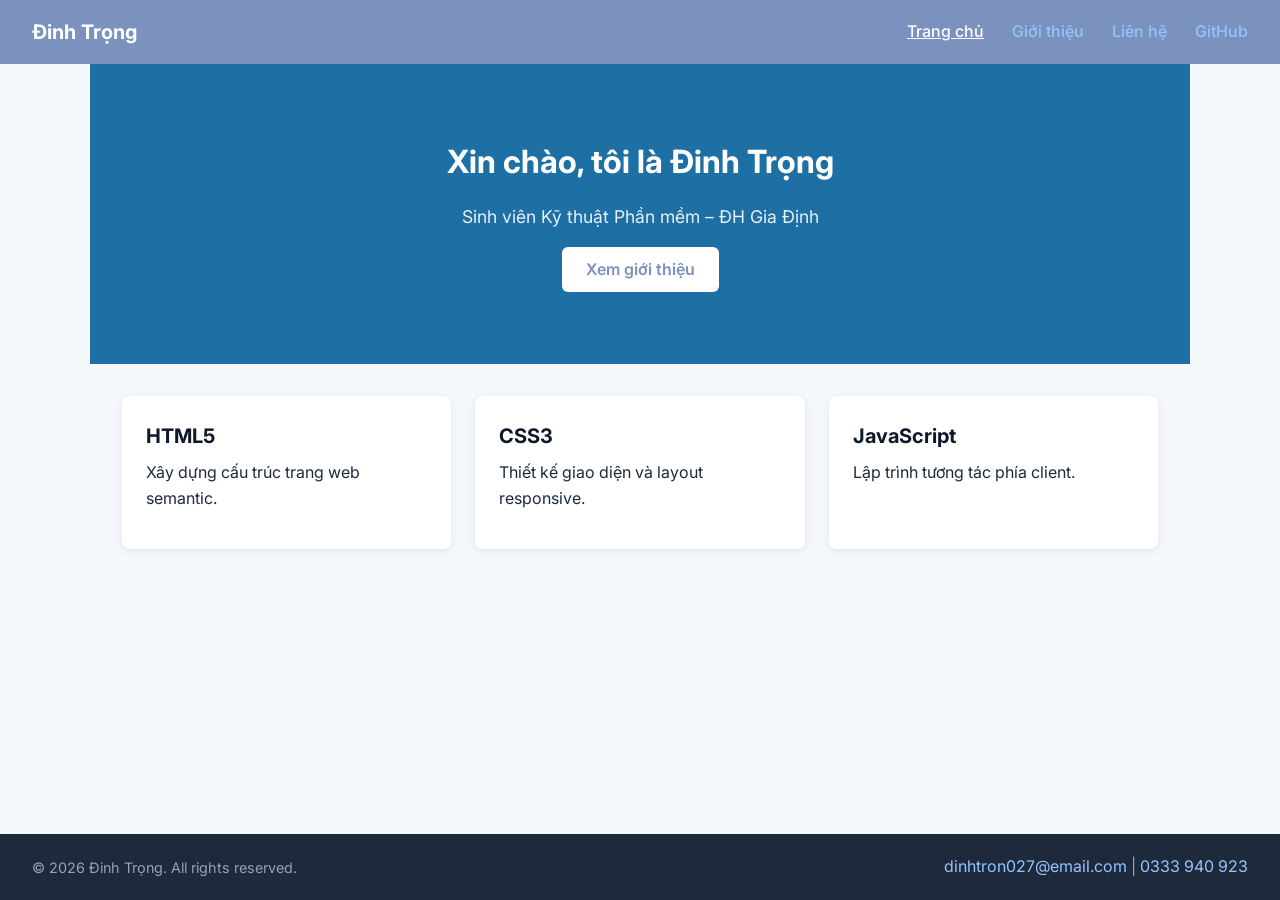
<file: index.html>
<!DOCTYPE html>
<html lang="vi">

<head>
    <meta charset="UTF-8">
    <meta name="viewport" content="width=device-width, initial-scale=1.0">
    <title>Đinh Trọng – Trang chủ Website Cá nhân &amp; Dự án Lập trình</title>
    <meta name="description"
        content="Khám phá website cá nhân của Đinh Trọng với các dự án lập trình web hiện đại, ứng dụng chuẩn Semantic HTML5, CSS Box Model và giao diện thân thiện người dùng.">
    <!-- Google Font Inter -->
    <link rel="preconnect" href="https://fonts.googleapis.com">
    <link rel="preconnect" href="https://fonts.gstatic.com" crossorigin>
    <link href="https://fonts.googleapis.com/css2?family=Inter:wght@400;500;600;700&display=swap" rel="stylesheet">
    <link rel="stylesheet" href="css/style.css">
</head>

<body>
    <header>
        <div class="navbar">
            <div class="logo">Đinh Trọng</div>
            <nav class="nav-links">
                <a href="index.html" class="active">Trang chủ</a>
                <a href="about.html">Giới thiệu</a>
                <a href="contact.html">Liên hệ</a>
                <a href="https://github.com/dinhtron027/my-website" target="_blank" rel="noopener">GitHub</a>
            </nav>
        </div>
    </header>

    <main class="main-wide">
        <!-- Hero Section -->
        <section class="hero">
            <h2>Xin chào, tôi là Đinh Trọng</h2>
            <p>Sinh viên Kỹ thuật Phần mềm – ĐH Gia Định</p>
            <a href="about.html" class="btn-primary">Xem giới thiệu</a>
        </section>

        <!-- Cards Grid -->
        <div class="cards-grid">
            <div class="card">
                <h3>HTML5</h3>
                <p>Xây dựng cấu trúc trang web semantic.</p>
            </div>
            <div class="card">
                <h3>CSS3</h3>
                <p>Thiết kế giao diện và layout responsive.</p>
            </div>
            <div class="card">
                <h3>JavaScript</h3>
                <p>Lập trình tương tác phía client.</p>
            </div>
        </div>
    </main>

    <footer>
        <div class="footer-flex">
            <p>&copy; <time datetime="2026">2026</time> Đinh Trọng. All rights reserved.</p>
            <div class="footer-links">
                <address>
                    <a href="mailto:dinhtron027@email.com">dinhtron027@email.com</a> |
                    <a href="tel:+84333940923">0333 940 923</a>
                </address>
            </div>
        </div>
    </footer>
</body>

</html>
</file>
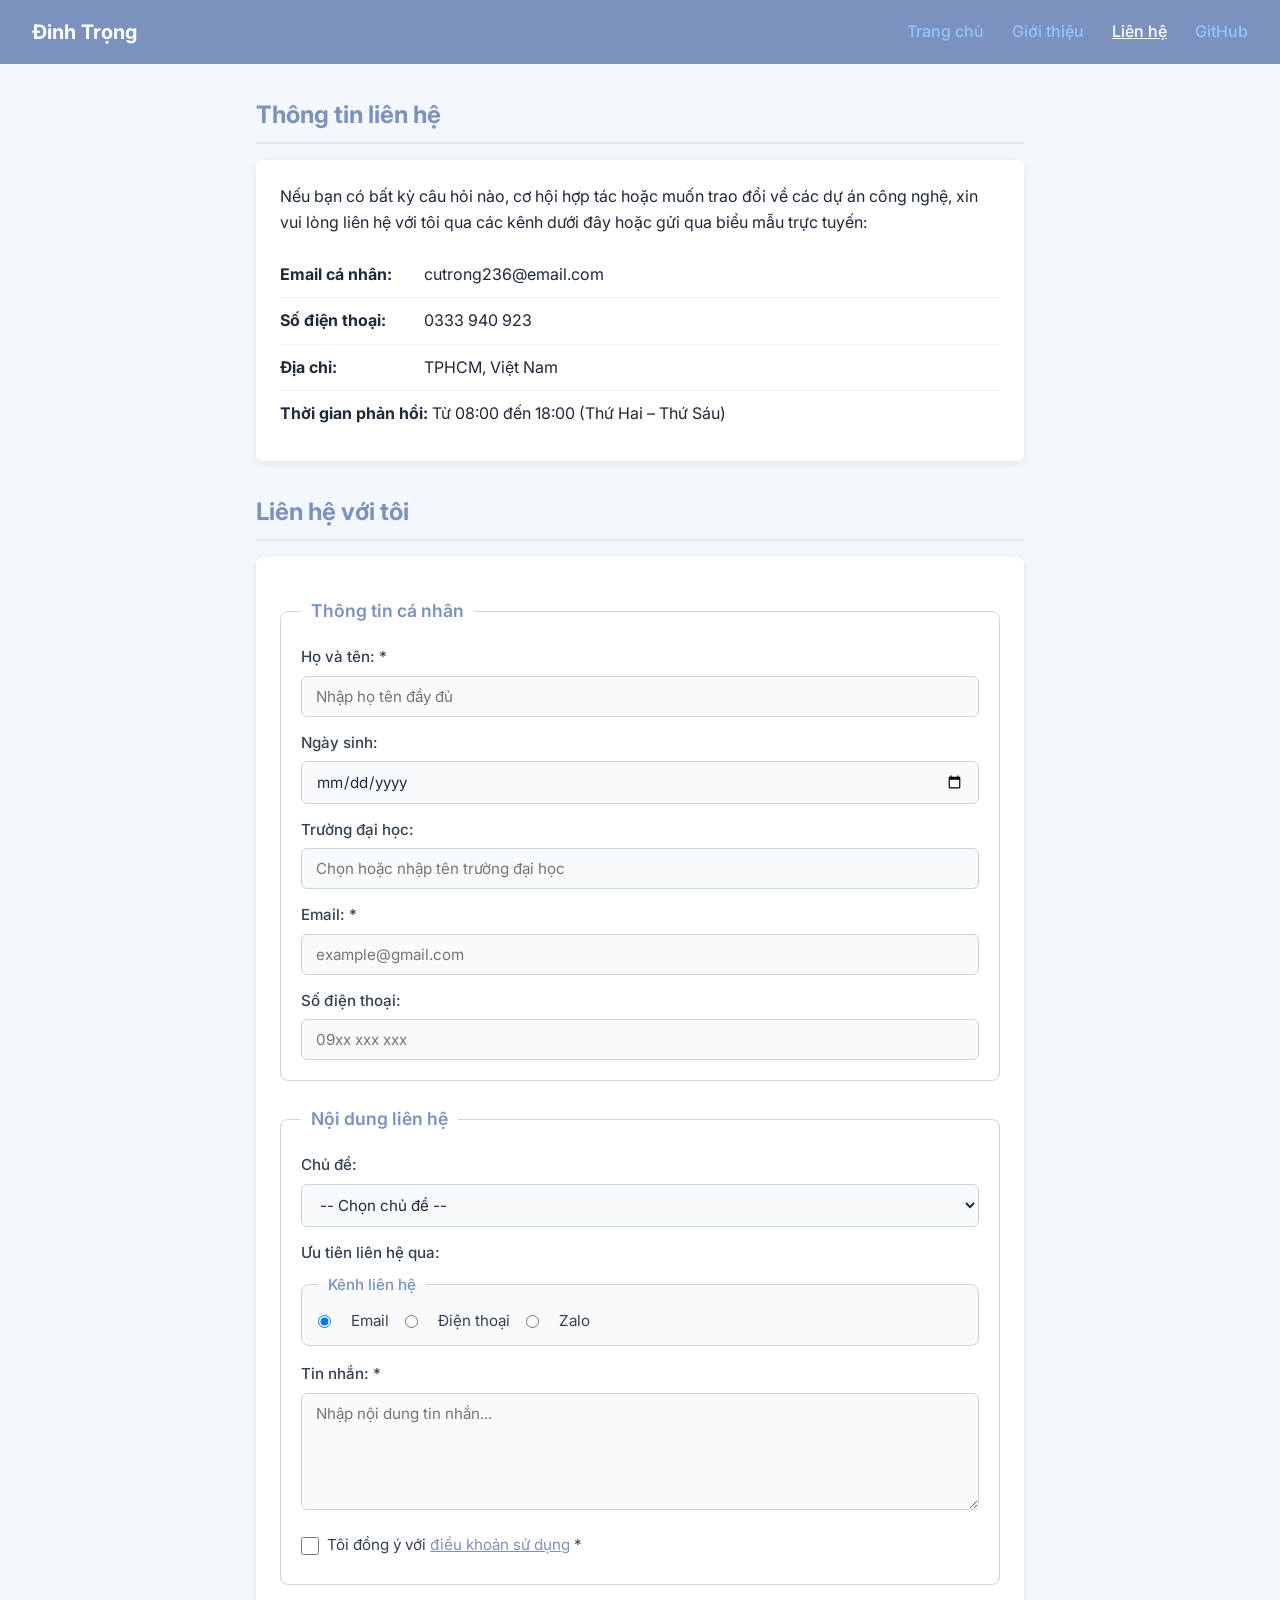
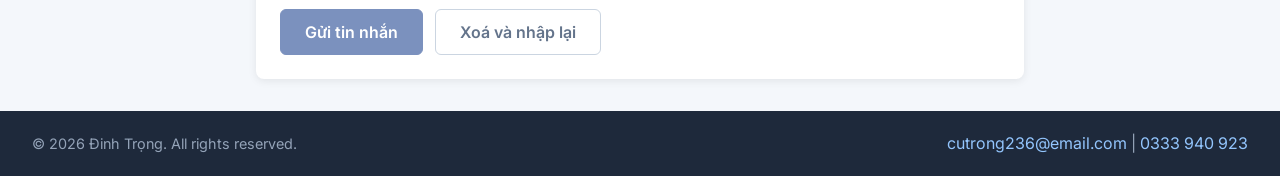
<file: contact.html>
<!DOCTYPE html>
<html lang="vi">

<head>
    <meta charset="UTF-8">
    <meta name="viewport" content="width=device-width, initial-scale=1.0">
    <title>Đinh Trọng – Liên hệ Trực tuyến &amp; Gửi Tin nhắn Hỗ trợ Nhanh</title>
    <meta name="description"
        content="Liên hệ trực tiếp với Đinh Trọng qua email, số điện thoại hoặc gửi tin nhắn qua biểu mẫu trực tuyến để trao đổi về các dự án web và cơ hội hợp tác mới.">
    <!-- Google Font Inter -->
    <link rel="preconnect" href="https://fonts.googleapis.com">
    <link rel="preconnect" href="https://fonts.gstatic.com" crossorigin>
    <link href="https://fonts.googleapis.com/css2?family=Inter:wght@400;500;600;700&display=swap" rel="stylesheet">
    <link rel="stylesheet" href="css/style.css">
</head>

<body>
    <header>
        <div class="navbar">
            <div class="logo">Đinh Trọng</div>
            <nav class="nav-links">
                <a href="index.html">Trang chủ</a>
                <a href="about.html">Giới thiệu</a>
                <a href="contact.html" class="active">Liên hệ</a>
                <a href="https://github.com/dinhtron027/my-website" target="_blank" rel="noopener">GitHub</a>
            </nav>
        </div>
    </header>

    <main>
        <!-- Section 1: Thông tin liên hệ trực tiếp -->
        <section id="contact-info">
            <h2>Thông tin liên hệ</h2>
            <div class="card">
                <p>Nếu bạn có bất kỳ câu hỏi nào, cơ hội hợp tác hoặc muốn trao đổi về các dự án công nghệ, xin vui lòng
                    liên hệ với tôi qua các kênh dưới đây hoặc gửi qua biểu mẫu trực tuyến:</p>

                <ul class="contact-info">
                    <li>
                        <strong>Email cá nhân:</strong>
                        <a href="mailto:cutrong236@email.com">cutrong236@email.com</a>
                    </li>
                    <li>
                        <strong>Số điện thoại:</strong>
                        <a href="tel:+84333940923">0333 940 923</a>
                    </li>
                    <li>
                        <strong>Địa chỉ:</strong> TPHCM, Việt Nam
                    </li>
                    <li>
                        <strong>Thời gian phản hồi:</strong>
                        Từ <time datetime="08:00">08:00</time> đến <time datetime="18:00">18:00</time> (Thứ Hai – Thứ
                        Sáu)
                    </li>
                </ul>
            </div>
        </section>

        <!-- Section 2: Form liên hệ hoàn chỉnh (Bài tập 03) -->
        <section id="contact-form-section">
            <h2>Liên hệ với tôi</h2>
            <div class="card">
                <!-- Hộp thông báo phản hồi trạng thái -->
                <div id="form-notification" class="form-alert" style="display: none;" role="alert"></div>

                <form id="contact-form" action="#" method="POST">
                    <!-- Fieldset 1: Thông tin cá nhân -->
                    <fieldset>
                        <legend>Thông tin cá nhân</legend>

                        <label for="fullname">Họ và tên: *</label>
                        <input type="text" id="fullname" name="fullname" placeholder="Nhập họ tên đầy đủ" required
                            minlength="2" maxlength="100">

                        <!-- 23. (Nâng cao) Trường Ngày sinh -->
                        <label for="dob">Ngày sinh:</label>
                        <input type="date" id="dob" name="dob">

                        <!-- 24. (Nâng cao) Datalist gợi ý trường đại học -->
                        <label for="university">Trường đại học:</label>
                        <input type="text" id="university" name="university" list="university-list"
                            placeholder="Chọn hoặc nhập tên trường đại học">
                        <datalist id="university-list">
                            <option value="Đại học Quốc gia TP.HCM">
                            <option value="Đại học Bách Khoa">
                            <option value="Đại học Công nghệ Thông tin (UIT)">
                            <option value="Đại học Sư phạm Kỹ thuật (HCMUTE)">
                        </datalist>

                        <label for="email">Email: *</label>
                        <input type="email" id="email" name="email" placeholder="example@gmail.com" required>

                        <label for="phone">Số điện thoại:</label>
                        <input type="tel" id="phone" name="phone" placeholder="09xx xxx xxx" pattern="[0-9]{10,11}"
                            title="Nhập 10–11 chữ số">
                    </fieldset>

                    <!-- Fieldset 2: Nội dung liên hệ -->
                    <fieldset>
                        <legend>Nội dung liên hệ</legend>

                        <label for="subject">Chủ đề:</label>
                        <select id="subject" name="subject">
                            <option value="">-- Chọn chủ đề --</option>
                            <option value="support">Hỗ trợ kỹ thuật</option>
                            <option value="study">Học tập / Trao đổi</option>
                            <option value="other">Khác</option>
                        </select>

                        <label>Ưu tiên liên hệ qua:</label>
                        <fieldset>
                            <legend>Kênh liên hệ</legend>
                            <input type="radio" id="via-email" name="contact-via" value="email" checked>
                            <label for="via-email">Email</label>

                            <input type="radio" id="via-phone" name="contact-via" value="phone">
                            <label for="via-phone">Điện thoại</label>

                            <input type="radio" id="via-zalo" name="contact-via" value="zalo">
                            <label for="via-zalo">Zalo</label>
                        </fieldset>

                        <label for="message">Tin nhắn: *</label>
                        <textarea id="message" name="message" rows="5" placeholder="Nhập nội dung tin nhắn..." required
                            minlength="2" maxlength="500"></textarea>

                        <label for="agree" class="checkbox-label">
                            <input type="checkbox" id="agree" name="agree" required>
                            <span>Tôi đồng ý với <a href="#">điều khoản sử dụng</a> *</span>
                        </label>
                    </fieldset>

                    <div class="form-actions">
                        <button type="submit">Gửi tin nhắn</button>
                        <button type="reset">Xoá và nhập lại</button>
                    </div>
                </form>
            </div>
        </section>
    </main>

    <footer>
        <div class="footer-flex">
            <p>&copy; <time datetime="2026">2026</time> Đinh Trọng. All rights reserved.</p>
            <div class="footer-links">
                <address>
                    <a href="mailto:cutrong236@email.com">cutrong236@email.com</a> |
                    <a href="tel:+84333940923">0333 940 923</a>
                </address>
            </div>
        </div>
    </footer>

    <!-- Xử lý thông báo thành công và đặt lại form -->
    <script>
        const form = document.getElementById('contact-form');
        const alertBox = document.getElementById('form-notification');

        function showNotification(type, message) {
            alertBox.className = 'form-alert ' + (type === 'success' ? 'alert-success' : 'alert-info');
            alertBox.innerHTML = message;
            alertBox.style.display = 'block';
            alertBox.scrollIntoView({ behavior: 'smooth', block: 'nearest' });
        }

        form.addEventListener('submit', function (e) {
            e.preventDefault();
            if (form.checkValidity()) {
                const name = document.getElementById('fullname').value || 'bạn';
                showNotification('success', `<strong>✔ Gửi thành công!</strong> Cảm ơn <strong>${name}</strong> đã gửi tin nhắn. Thông tin liên hệ và nội dung tin nhắn của bạn đã được ghi nhận thành công!`);
                // Giữ nguyên dữ liệu đã nhập trên form, không tự động xoá
            }
        });

        form.addEventListener('reset', function () {
            showNotification('info', '<strong>ℹ Đã xoá và nhập lại!</strong> Toàn bộ dữ liệu trong biểu mẫu đã được làm mới về trạng thái ban đầu.');
        });
    </script>
</body>

</html>
</file>
<file: css/style.css>
/* 1. CSS Reset */
*,
*::before,
*::after {
  box-sizing: border-box;
  margin: 0;
  padding: 0;
}

/* 2. Body Styling */
body {
  font-family: "Inter", Arial, sans-serif;
  background-color: #f4f7fb;
  color: #1e293b;
  line-height: 1.6;
  display: flex;
  flex-direction: column;
  min-height: 100vh;
}

/* Base link reset */
a {
  color: inherit;
  text-decoration: none;
}

/* Base image */
img {
  max-width: 100%;
  height: auto;
  display: block;
}

header {
  background-color: #7b91be;
}

.navbar {
  display: flex;
  flex-direction: row;
  align-items: center;
  justify-content: center;
  justify-content: space-between;
  padding: 16px 32px;
  background-color: #7b91be;
}

.logo {
  color: #ffffff;
  font-size: 1.25rem;
  font-weight: bold;
}

.nav-links a {
  color: #93c5fd;
  margin-left: 24px;
  text-decoration: none;
  font-weight: 500;
  transition: color 0.2s ease-in-out;
}

.nav-links a:hover,
.nav-links a.active {
  color: #ffffff;
  text-decoration: underline;
}

.card {
  background: #ffffff;
  padding: 24px;
  border-radius: 8px;
  box-shadow: 0 2px 8px rgba(0, 0, 0, 0.08);
  margin-bottom: 20px;
}
.card:last-child {
  margin-bottom: 0;
}
.card h3 {
  font-size: 1.25rem;
  color: #0f172a;
  margin-bottom: 8px;
}

.card-meta {
  font-size: 0.875rem;
  color: #64748b;
  margin-bottom: 12px;
}

.btn-primary {
  display: inline-block;
  padding: 10px 24px;
  background-color: #ffffff;
  color: #7b91be;
  border-radius: 6px;
  font-weight: 600;
  text-decoration: none;
  transition: background-color 0.2s ease;
}
.btn-primary:hover {
  background-color: #e2e8f0;
}

.highlight {
  background: #fef3c7;
  padding: 4px 8px;
  border-radius: 4px;
}

.contact-info {
  list-style: none;
  margin-top: 16px;
}
.contact-info li {
  padding: 10px 0;
  border-bottom: 1px solid #f1f5f9;
}
.contact-info li:last-child {
  border-bottom: none;
}
.contact-info strong {
  color: #1e293b;
  min-width: 140px;
  display: inline-block;
}

figure {
  text-align: center;
  margin: 20px auto;
}
figure img {
  border-radius: 50%;
  width: 150px;
  height: 150px;
  object-fit: cover;
  box-shadow: 0 4px 12px rgba(0, 0, 0, 0.12);
  border: 3px solid #7b91be;
}

figcaption {
  font-size: 0.875rem;
  color: #64748b;
  margin-top: 8px;
  font-style: italic;
}

ul.skill-list,
ol.roadmap-list {
  margin-left: 24px;
  margin-top: 12px;
}
ul.skill-list li,
ol.roadmap-list li {
  margin-bottom: 8px;
  color: #334155;
}

dl.terms-list {
  margin-top: 16px;
}
dl.terms-list dt {
  font-weight: 600;
  color: #7b91be;
  margin-top: 12px;
  font-size: 1.05rem;
}
dl.terms-list dd {
  margin-left: 16px;
  margin-top: 4px;
  color: #475569;
}

table {
  width: 100%;
  border-collapse: collapse;
  margin-top: 16px;
  background: #ffffff;
  font-size: 0.95rem;
}
table caption {
  font-weight: 600;
  font-size: 1.1rem;
  color: #7b91be;
  margin-bottom: 10px;
  text-align: left;
}
table th,
table td {
  border: 1px solid #cbd5e1;
  padding: 10px 14px;
  text-align: left;
}
table thead th {
  background-color: #7b91be;
  color: #ffffff;
  font-weight: 600;
}
table tbody tr:nth-child(even) {
  background-color: #f8fafc;
}
table tbody tr:hover {
  background-color: #f1f5f9;
}
table tfoot td {
  background-color: #f1f5f9;
  font-style: italic;
  color: #475569;
}

form {
  margin-top: 16px;
}

fieldset {
  border: 1px solid #cbd5e1;
  border-radius: 8px;
  padding: 20px;
  margin-bottom: 24px;
  background-color: #ffffff;
}

legend {
  font-weight: 600;
  color: #7b91be;
  padding: 0 10px;
  font-size: 1.1rem;
}

form label {
  display: block;
  margin-top: 14px;
  margin-bottom: 6px;
  font-weight: 500;
  color: #334155;
  font-size: 0.95rem;
}
form label:first-of-type {
  margin-top: 0;
}

input[type=text],
input[type=email],
input[type=tel],
input[type=date],
select,
textarea {
  width: 100%;
  padding: 10px 14px;
  border: 1.5px solid #cbd5e1;
  border-radius: 6px;
  font-family: inherit;
  font-size: 0.95rem;
  color: #1e293b;
  background-color: #f8fafc;
  transition: border-color 0.2s ease, box-shadow 0.2s ease, background-color 0.2s ease;
}
input[type=text]:focus,
input[type=email]:focus,
input[type=tel]:focus,
input[type=date]:focus,
select:focus,
textarea:focus {
  outline: none;
  border-color: #7b91be;
  background-color: #ffffff;
  box-shadow: 0 0 0 3px rgba(26, 46, 90, 0.15);
}

textarea {
  resize: vertical;
  min-height: 110px;
}

fieldset fieldset {
  margin-top: 8px;
  margin-bottom: 16px;
  padding: 12px 16px;
  background-color: #f8fafc;
  display: flex;
  align-items: center;
  gap: 16px;
  flex-wrap: wrap;
}
fieldset fieldset legend {
  font-size: 0.95rem;
  font-weight: 500;
}
fieldset fieldset label {
  display: inline-flex;
  align-items: center;
  gap: 6px;
  margin: 0;
  cursor: pointer;
  font-weight: normal;
}
fieldset fieldset input[type=radio] {
  cursor: pointer;
  margin-right: 4px;
}

.checkbox-label {
  display: flex;
  align-items: center;
  gap: 8px;
  margin-top: 16px;
  cursor: pointer;
  font-weight: normal;
}
.checkbox-label input[type=checkbox] {
  width: 18px;
  height: 18px;
  cursor: pointer;
}
.checkbox-label a {
  color: #7b91be;
  text-decoration: underline;
}

.form-actions {
  display: flex;
  gap: 12px;
  margin-top: 8px;
  flex-wrap: wrap;
}

button[type=submit],
button[type=reset] {
  padding: 12px 24px;
  font-family: inherit;
  font-size: 1rem;
  font-weight: 600;
  border-radius: 6px;
  cursor: pointer;
  transition: all 0.2s ease;
}

button[type=submit] {
  background-color: #7b91be;
  color: #ffffff;
  border: 1.5px solid #7b91be;
}
button[type=submit]:hover {
  background-color: #243c72;
  border-color: #243c72;
  box-shadow: 0 4px 10px rgba(26, 46, 90, 0.25);
}

button[type=reset] {
  background-color: #ffffff;
  color: #64748b;
  border: 1.5px solid #cbd5e1;
}
button[type=reset]:hover {
  background-color: #f1f5f9;
  color: #334155;
  border-color: #94a3b8;
}

.form-alert {
  padding: 14px 18px;
  border-radius: 6px;
  margin-bottom: 20px;
  font-size: 0.95rem;
  line-height: 1.5;
  animation: fadeIn 0.3s ease-in-out;
}
.form-alert.alert-success {
  background-color: #dcfce7;
  color: #166534;
  border: 1px solid #86efac;
}
.form-alert.alert-info {
  background-color: #e0f2fe;
  color: #0369a1;
  border: 1px solid #7dd3fc;
}

@keyframes fadeIn {
  from {
    opacity: 0;
    transform: translateY(-6px);
  }
  to {
    opacity: 1;
    transform: translateY(0);
  }
}
.sidebar-info {
  list-style: none;
  font-size: 0.9rem;
}
.sidebar-info li {
  padding: 8px 0;
  border-bottom: 1px solid #e9f0f8;
  color: #475569;
  line-height: 1.5;
}
.sidebar-info li:last-child {
  border-bottom: none;
}
.sidebar-info strong {
  color: #1e293b;
  display: block;
  font-size: 0.8rem;
  text-transform: uppercase;
  letter-spacing: 0.04em;
  margin-bottom: 2px;
}
.sidebar-info a {
  color: #7b91be;
  text-decoration: none;
  word-break: break-all;
}
.sidebar-info a:hover {
  text-decoration: underline;
}

.sidebar-badge {
  display: flex;
  flex-direction: column;
  gap: 8px;
  margin-top: 16px;
}
.sidebar-badge span {
  background: #7b91be;
  color: #ffffff;
  font-size: 0.8rem;
  padding: 4px 10px;
  border-radius: 20px;
  text-align: center;
}

.skill-card {
  background: #ffffff;
  padding: 24px;
  border-radius: 8px;
  box-shadow: 0 2px 8px rgba(0, 0, 0, 0.08);
  text-align: center;
  border-top: 3px solid #7b91be;
  transition: transform 0.2s ease, box-shadow 0.2s ease;
}
.skill-card:hover {
  transform: translateY(-4px);
  box-shadow: 0 6px 16px rgba(26, 46, 90, 0.15);
}
.skill-card h3 {
  font-size: 1rem;
  color: #7b91be;
  margin-bottom: 6px;
}
.skill-card p {
  font-size: 0.85rem;
  color: #64748b;
  margin-bottom: 0;
}

.skill-icon {
  font-size: 2rem;
  display: block;
  margin-bottom: 8px;
}

main {
  max-width: 800px;
  margin: 0 auto;
  padding: 32px 16px;
  flex: 1;
  width: 100%;
}

.main-wide {
  max-width: 1100px;
  padding: 0 0 48px;
}

main section {
  margin-bottom: 32px;
}
main section:last-child {
  margin-bottom: 0;
}

main h2 {
  font-size: 1.5rem;
  margin-bottom: 16px;
  color: #7b91be;
  border-bottom: 2px solid #e2e8f0;
  padding-bottom: 8px;
}

main p {
  margin-bottom: 14px;
}

.hero {
  display: flex;
  flex-direction: column;
  align-items: center;
  justify-content: center;
  min-height: 300px;
  background-color: #1d6fa4;
  color: #ffffff;
  text-align: center;
  padding: 48px 24px;
  gap: 16px;
}
.hero h2 {
  font-size: 2rem;
  border: none;
  color: #ffffff;
  margin-bottom: 0;
  padding-bottom: 0;
}
.hero p {
  margin-bottom: 0;
  font-size: 1.1rem;
  opacity: 0.9;
}

.cards-grid {
  display: flex;
  flex-wrap: wrap;
  gap: 24px;
  margin: 32px 32px 0;
}
.cards-grid .card {
  flex: 1;
  min-width: 250px;
  margin-bottom: 0;
}

.page-layout {
  display: grid;
  grid-template-columns: 1fr;
  grid-template-areas: "main";
  gap: 32px;
  max-width: 1100px;
  margin: 0 auto;
  padding: 32px 16px;
  width: 100%;
}
.page-layout > main {
  grid-area: main;
  min-width: 0;
}
.page-layout > aside.sidebar {
  grid-area: sidebar;
  display: none;
}

.sidebar {
  background: #f1f5f9;
  padding: 24px;
  border-radius: 8px;
  align-self: start;
  border: 1px solid #e2e8f0;
}
.sidebar h2 {
  font-size: 1.1rem;
  color: #7b91be;
  margin-bottom: 16px;
  padding-bottom: 8px;
  border-bottom: 2px solid #e2e8f0;
}

.skills-grid {
  display: grid;
  grid-template-columns: repeat(auto-fill, minmax(200px, 1fr));
  gap: 16px;
  margin-top: 8px;
}

footer {
  background: #1e293b;
  color: #94a3b8;
  padding: 20px 32px;
  margin-top: auto;
}

.footer-flex {
  display: flex;
  justify-content: space-between;
  align-items: center;
  flex-wrap: wrap;
  gap: 8px;
}
.footer-flex p {
  font-size: 0.9rem;
  margin: 0;
}

.footer-links address {
  font-style: normal;
}
.footer-links address a {
  color: #93c5fd;
  text-decoration: none;
}
.footer-links address a:hover {
  text-decoration: underline;
}

@media (min-width: 768px) {
  .page-layout {
    grid-template-columns: 220px 1fr;
    grid-template-areas: "sidebar main";
  }
  .page-layout > aside.sidebar {
    display: block;
  }
}
@media (min-width: 1024px) {
  .page-layout {
    grid-template-columns: 240px 1fr;
  }
}
@media (orientation: landscape) and (max-width: 767px) {
  .hero {
    min-height: 180px;
    padding: 24px 16px;
  }
  .hero h2 {
    font-size: 1.4rem;
  }
}

/*# sourceMappingURL=style.css.map */
</file>
